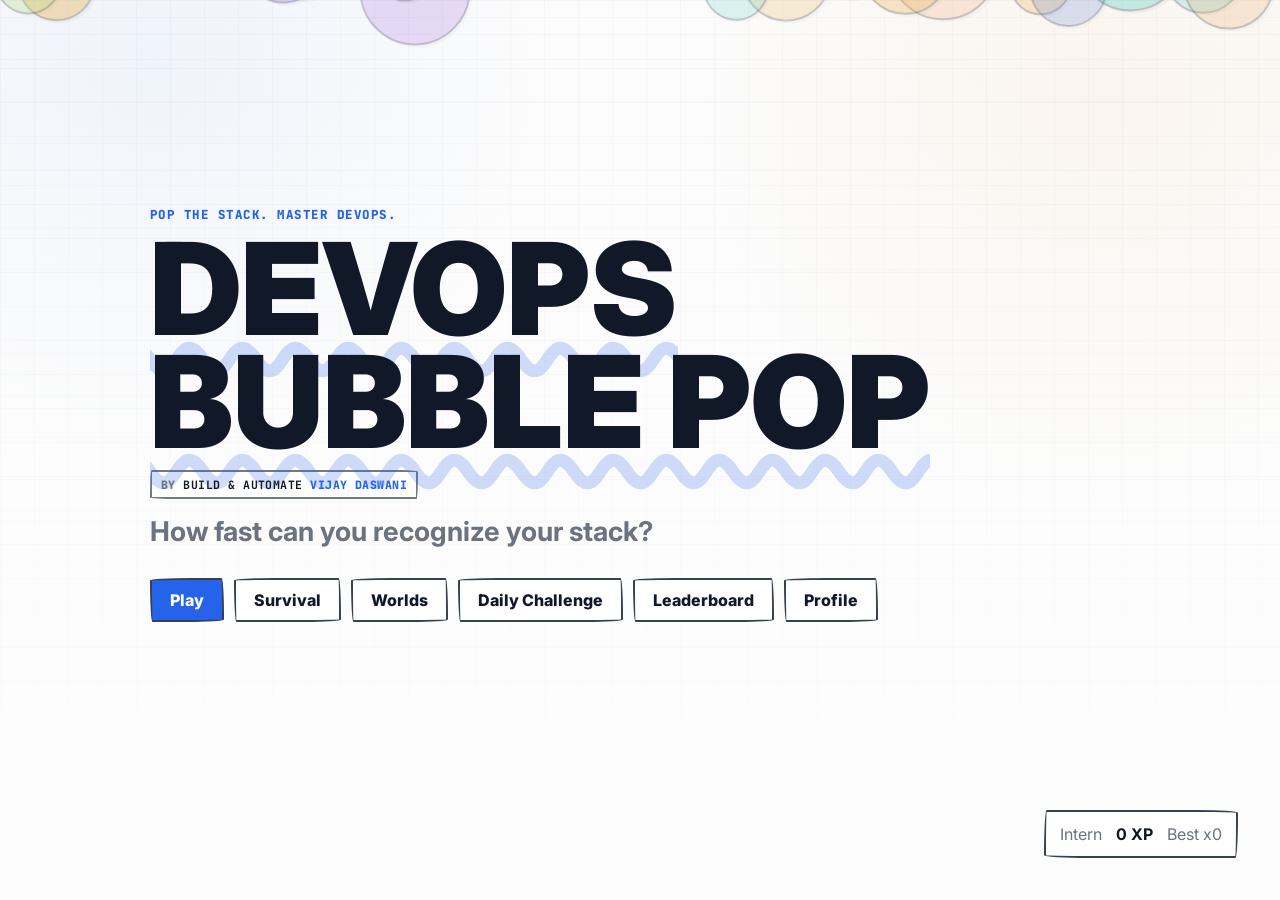
<file: bubble-pop/index.html>
<!doctype html>
<html lang="en">
  <head>
    <meta charset="UTF-8" />
    <meta name="viewport" content="width=device-width, initial-scale=1.0, viewport-fit=cover" />
    <meta
      name="description"
      content="DevOps Bubble Pop is a fast canvas arcade game for recognizing DevOps concepts under pressure."
    />
    <title>DevOps Bubble Pop</title>
    <link rel="preconnect" href="https://fonts.googleapis.com" />
    <link rel="preconnect" href="https://fonts.gstatic.com" crossorigin />
    <link
      href="https://fonts.googleapis.com/css2?family=Inter:wght@400;600;700;800;900&family=JetBrains+Mono:wght@400;700;800&display=swap"
      rel="stylesheet"
    />
    <link rel="stylesheet" href="./src/styles.css?v=5" />
  </head>
  <body>
    <div id="app"></div>
    <script type="module" src="./src/main.js?v=5"></script>
  </body>
</html>
</file>
<file: bubble-pop/src/styles.css>
:root {
  color-scheme: light;
  font-family:
    Inter, ui-sans-serif, system-ui, -apple-system, BlinkMacSystemFont, "Segoe UI", sans-serif;
  background: #fcfcfc;
  color: #111827;
  font-synthesis: none;
  text-rendering: optimizeLegibility;
  --paper: #fcfcfc;
  --paper-soft: #f0f4f8;
  --paper-warm: #fffaf0;
  --ink: #374151;
  --ink-dark: #111827;
  --muted: #6b7280;
  --blue: #2563eb;
  --blue-soft: #dbeafe;
  --emerald: #059669;
  --amber: #d97706;
  --rose: #e11d48;
  --line: #374151;
  --sketch-radius-1: 255px 15px 225px 15px/15px 225px 15px 255px;
  --sketch-radius-2: 15px 225px 15px 255px/255px 15px 225px 15px;
  --sketch-radius-3: 18px 220px 22px 180px/210px 18px 190px 24px;
  --shadow-ink: 4px 4px 0 0 #374151;
}

* {
  box-sizing: border-box;
}

html,
body,
#app {
  width: 100%;
  min-width: 320px;
  height: 100%;
  min-height: 100%;
  margin: 0;
}

body {
  overflow: hidden;
  background:
    linear-gradient(rgba(55, 65, 81, 0.045) 1px, transparent 1px),
    linear-gradient(90deg, rgba(55, 65, 81, 0.035) 1px, transparent 1px),
    radial-gradient(circle at 12% 8%, rgba(37, 99, 235, 0.08), transparent 28%),
    radial-gradient(circle at 86% 12%, rgba(217, 119, 6, 0.08), transparent 30%),
    var(--paper);
  background-size:
    34px 34px,
    34px 34px,
    auto,
    auto,
    auto;
}

button {
  min-height: 44px;
  border: 2px solid var(--ink);
  border-radius: var(--sketch-radius-1);
  padding: 0 18px;
  background: rgba(255, 255, 255, 0.96);
  color: var(--ink-dark);
  font: inherit;
  font-weight: 800;
  letter-spacing: 0;
  cursor: pointer;
  transition:
    transform 150ms ease,
    box-shadow 150ms ease,
    color 150ms ease,
    background 150ms ease;
}

button:hover {
  color: var(--blue);
  background: #ffffff;
  box-shadow: var(--shadow-ink);
  transform: translate(-2px, -2px);
}

button:active {
  box-shadow: 1px 1px 0 0 var(--ink);
  transform: translate(0, 0);
}

.primary {
  background: var(--blue);
  color: #ffffff;
}

.primary:hover {
  color: #ffffff;
  background: #1d4ed8;
}

.hidden {
  display: none !important;
}

.eyebrow,
.top-hud span,
.target-panel span,
.debug-bar span,
.boss-panel span,
.result-stat span,
.target-panel small,
.leaderboard small,
.difficulty-card small,
.mode-tile span {
  font-family: "JetBrains Mono", ui-monospace, SFMono-Regular, Menlo, Monaco, Consolas, monospace;
}

.eyebrow {
  margin: 0;
  color: var(--blue);
  font-size: 0.78rem;
  font-weight: 900;
  letter-spacing: 0.12em;
  text-transform: uppercase;
}

.landing {
  position: relative;
  display: grid;
  min-height: 100%;
  padding: clamp(22px, 4vw, 56px);
  overflow: hidden;
  place-items: center;
}

.ambient-canvas {
  position: absolute;
  inset: 0;
  width: 100%;
  height: 100%;
  opacity: 0.72;
}

.landing::before {
  position: absolute;
  inset: 0;
  content: "";
  background:
    linear-gradient(180deg, rgba(252, 252, 252, 0.18), rgba(252, 252, 252, 0.92)),
    repeating-linear-gradient(0deg, rgba(55, 65, 81, 0.035) 0 1px, transparent 1px 42px);
  pointer-events: none;
}

.landing-copy {
  position: relative;
  z-index: 1;
  width: min(100%, 980px);
  padding-bottom: 8vh;
}

.landing h1,
.menu-header h1,
.results-header h1 {
  max-width: 980px;
  margin: 10px 0 12px;
  color: var(--ink-dark);
  font-size: clamp(3rem, 10vw, 8.2rem);
  font-weight: 900;
  line-height: 0.88;
  letter-spacing: 0;
  text-transform: uppercase;
  text-decoration: underline;
  text-decoration-color: rgba(37, 99, 235, 0.22);
  text-decoration-style: wavy;
  text-underline-offset: 0.08em;
}

.tagline {
  max-width: 660px;
  margin: 0 0 30px;
  color: var(--muted);
  font-size: clamp(1.1rem, 2.4vw, 1.7rem);
  font-weight: 700;
}

.maker-credit,
.corner-credit {
  font-family: "JetBrains Mono", ui-monospace, SFMono-Regular, Menlo, Monaco, Consolas, monospace;
  color: var(--muted);
  font-size: 0.72rem;
  font-weight: 800;
  letter-spacing: 0.04em;
  text-transform: uppercase;
}

.maker-credit {
  width: fit-content;
  margin: 0 0 16px;
  padding: 5px 9px;
  border: 2px solid rgba(55, 65, 81, 0.7);
  border-radius: var(--sketch-radius-2);
  background: rgba(255, 255, 255, 0.86);
}

.maker-credit strong {
  color: var(--ink-dark);
}

.maker-credit span,
.corner-credit span {
  color: var(--blue);
}

.landing-actions,
.results-actions {
  display: flex;
  flex-wrap: wrap;
  gap: 10px;
}

.profile-strip {
  position: absolute;
  right: clamp(16px, 4vw, 42px);
  bottom: clamp(16px, 4vw, 42px);
  z-index: 1;
  display: flex;
  gap: 14px;
  align-items: center;
  max-width: calc(100vw - 32px);
  padding: 12px 14px;
  color: var(--muted);
}

.profile-strip strong {
  color: var(--ink-dark);
}

.menu-screen,
.results-screen {
  display: grid;
  align-content: start;
  min-height: 100%;
  padding: clamp(18px, 4vw, 46px);
  gap: 24px;
  overflow: auto;
}

.menu-header {
  display: flex;
  gap: 20px;
  align-items: start;
}

.menu-header button {
  flex: 0 0 auto;
}

.menu-header h1,
.results-header h1 {
  margin-top: 5px;
  font-size: clamp(2.6rem, 8vw, 6rem);
}

.difficulty-grid,
.mode-grid,
.world-grid,
.stat-grid {
  display: grid;
  grid-template-columns: repeat(auto-fit, minmax(min(100%, 230px), 1fr));
  gap: 12px;
  width: min(100%, 1180px);
}

.difficulty-card,
.mode-tile,
.result-stat,
.leaderboard > div,
.mastery-list,
.profile-strip,
.boss-panel,
.pause-menu,
.top-hud > div,
.target-panel,
.debug-bar {
  border: 2px solid var(--ink);
  border-radius: var(--sketch-radius-2);
  background: rgba(255, 255, 255, 0.94);
}

.difficulty-card,
.mode-tile,
.result-stat,
.leaderboard > div,
.mastery-list {
  transition:
    transform 150ms ease,
    box-shadow 150ms ease;
}

.difficulty-card:hover,
.mode-tile:hover,
.result-stat:hover,
.leaderboard > div:hover,
.mastery-list:hover {
  box-shadow: var(--shadow-ink);
  transform: rotate(-0.5deg) translate(-1px, -1px);
}

.difficulty-card {
  display: grid;
  min-height: 180px;
  padding: 18px;
  text-align: left;
  align-content: end;
  gap: 6px;
}

.difficulty-card span {
  color: var(--muted);
  font-size: 0.78rem;
  font-weight: 900;
  text-transform: uppercase;
}

.difficulty-card strong {
  color: var(--ink-dark);
  font-size: 1.45rem;
}

.difficulty-card small,
.mode-tile span {
  color: var(--muted);
  font-weight: 800;
}

.difficulty-card.beginner {
  background: #ecfdf5;
}

.difficulty-card.intermediate {
  background: #eff6ff;
}

.difficulty-card.advanced {
  background: #fffbeb;
}

.difficulty-card.expert {
  background: #fff1f2;
}

.mode-tile {
  display: grid;
  min-height: 112px;
  padding: 16px;
  text-align: left;
  gap: 8px;
  align-content: center;
}

.mode-tile strong {
  color: var(--ink-dark);
  font-size: 1.12rem;
}

.world-grid {
  grid-template-columns: repeat(auto-fit, minmax(min(100%, 150px), 1fr));
}

.world-grid button {
  min-height: 58px;
  background: #ffffff;
}

.text-link {
  width: max-content;
  border: none;
  padding-inline: 0;
  background: transparent;
  color: var(--blue);
  box-shadow: none;
}

.text-link:hover {
  box-shadow: none;
  text-decoration: underline;
  text-decoration-style: wavy;
}

.game-shell {
  position: relative;
  display: grid;
  grid-template-rows: auto auto auto minmax(0, 1fr) auto;
  width: 100%;
  height: 100%;
  min-height: 100%;
  padding: 12px;
  gap: 10px;
}

.corner-credit {
  position: absolute;
  top: 82px;
  right: 22px;
  z-index: 2;
  max-width: min(42vw, 320px);
  overflow: hidden;
  padding: 4px 8px;
  border: 2px solid rgba(55, 65, 81, 0.45);
  border-radius: var(--sketch-radius-1);
  background: rgba(255, 255, 255, 0.82);
  text-overflow: ellipsis;
  white-space: nowrap;
  pointer-events: none;
}

.top-hud {
  display: grid;
  grid-template-columns: repeat(6, minmax(0, 1fr)) auto auto;
  gap: 10px;
}

.top-hud > div {
  display: grid;
  min-width: 0;
  min-height: 58px;
  padding: 9px 11px;
  gap: 3px;
  border-radius: var(--sketch-radius-1);
}

.top-hud span,
.target-panel span,
.debug-bar span,
.boss-panel span,
.result-stat span {
  color: var(--muted);
  font-size: 0.68rem;
  font-weight: 900;
  letter-spacing: 0.06em;
  text-transform: uppercase;
}

.top-hud strong {
  overflow: hidden;
  color: var(--ink-dark);
  font-size: clamp(0.92rem, 1.9vw, 1.15rem);
  text-overflow: ellipsis;
  white-space: nowrap;
}

.icon-button {
  min-width: 48px;
  min-height: 58px;
  padding: 0;
  border-radius: var(--sketch-radius-2);
  background: #fffaf0;
}

.target-panel {
  display: grid;
  grid-template-columns: auto minmax(0, 1fr) auto;
  align-items: center;
  gap: 12px;
  min-height: 62px;
  padding: 12px 16px;
  background: #ffffff;
}

.target-panel strong {
  overflow: hidden;
  color: var(--ink-dark);
  font-size: clamp(1.2rem, 4.8vw, 2.25rem);
  font-weight: 1000;
  text-transform: uppercase;
  text-overflow: ellipsis;
  text-decoration: underline;
  text-decoration-color: rgba(37, 99, 235, 0.22);
  text-decoration-style: wavy;
  text-underline-offset: 0.1em;
  white-space: nowrap;
}

.target-panel small {
  color: var(--amber);
  font-weight: 900;
  text-transform: uppercase;
}

.boss-panel {
  display: grid;
  grid-template-columns: auto minmax(0, 1fr);
  align-items: center;
  gap: 10px;
  min-height: 38px;
  padding: 8px 12px;
  background: #fff7ed;
}

.boss-panel div {
  height: 10px;
  overflow: hidden;
  border: 2px solid var(--ink);
  border-radius: 999px;
  background: #ffffff;
}

.boss-panel i {
  display: block;
  width: 100%;
  height: 100%;
  border-radius: inherit;
  background: repeating-linear-gradient(135deg, #fb7185 0 9px, #f59e0b 9px 18px);
}

.arena-wrap {
  --shake: 0px;
  position: relative;
  min-height: 0;
  overflow: hidden;
  border: 2px solid var(--ink);
  border-radius: var(--sketch-radius-3);
  background: #fffef8;
  box-shadow: 5px 5px 0 0 rgba(55, 65, 81, 0.92);
  transform: translate3d(0, 0, 0);
}

#gameCanvas {
  display: block;
  width: 100%;
  height: 100%;
  touch-action: manipulation;
}

.terminal-label {
  position: absolute;
  right: 12px;
  bottom: 10px;
  color: rgba(55, 65, 81, 0.58);
  font-family: "JetBrains Mono", ui-monospace, SFMono-Regular, Menlo, Monaco, Consolas, monospace;
  font-size: 0.68rem;
  font-weight: 900;
  letter-spacing: 0.08em;
  text-transform: uppercase;
  pointer-events: none;
}

.debug-bar {
  display: flex;
  min-height: 34px;
  padding: 8px 11px;
  gap: 16px;
  overflow-x: auto;
  white-space: nowrap;
  border-radius: var(--sketch-radius-1);
  background: #f8fafc;
}

.debug-bar strong {
  color: var(--blue);
}

.pause-menu {
  position: fixed;
  inset: 50% auto auto 50%;
  z-index: 4;
  display: grid;
  width: min(320px, calc(100vw - 32px));
  padding: 18px;
  gap: 10px;
  background: #ffffff;
  box-shadow: 8px 8px 0 0 var(--ink);
  transform: translate(-50%, -50%);
}

.pause-menu h2 {
  margin: 0 0 6px;
  color: var(--ink-dark);
}

.results-screen {
  align-content: center;
}

.results-header h1 {
  margin-bottom: 0;
}

.result-stat {
  display: grid;
  min-height: 104px;
  padding: 15px;
  align-content: center;
  gap: 5px;
}

.result-stat strong {
  color: var(--ink-dark);
  font-size: clamp(1.45rem, 3vw, 2.2rem);
}

.mastery-list,
.leaderboard {
  display: grid;
  width: min(100%, 900px);
  gap: 8px;
}

.mastery-list {
  padding: 16px;
}

.mastery-list h2 {
  margin: 0 0 8px;
}

.mastery-list > div,
.leaderboard > div {
  display: grid;
  grid-template-columns: minmax(120px, 1fr) minmax(120px, 2fr) auto;
  align-items: center;
  gap: 10px;
}

.mastery-list meter {
  width: 100%;
}

.leaderboard > div {
  grid-template-columns: 36px minmax(90px, 1fr) minmax(120px, 1.4fr) auto;
  padding: 12px;
}

.leaderboard small {
  color: var(--muted);
  font-weight: 800;
}

@media (max-width: 860px) {
  body {
    overflow: auto;
  }

  .game-shell {
    min-height: 100svh;
    height: 100svh;
    padding: 6px;
    gap: 6px;
  }

  .top-hud {
    grid-template-columns: repeat(3, minmax(0, 1fr)) auto auto;
  }

  .top-hud > div {
    min-height: 48px;
    padding: 7px 8px;
  }

  .top-hud > div:nth-child(2),
  .top-hud > div:nth-child(6) {
    display: none;
  }

  .icon-button {
    min-width: 42px;
    min-height: 48px;
  }

  .target-panel {
    grid-template-columns: 1fr auto;
    min-height: 56px;
    padding: 9px 10px;
  }

  .target-panel span {
    display: none;
  }

  .target-panel strong {
    font-size: 1.25rem;
  }

  .corner-credit {
    display: none;
  }

  .debug-bar {
    font-size: 0.76rem;
  }

  .profile-strip {
    left: 16px;
    right: 16px;
    justify-content: space-between;
  }
}

@media (max-width: 560px) {
  .landing {
    align-items: start;
    padding-top: 12vh;
  }

  .landing-actions,
  .results-actions {
    display: grid;
    grid-template-columns: 1fr 1fr;
  }

  .landing-actions .primary {
    grid-column: 1 / -1;
  }

  .menu-header {
    display: grid;
  }

  .menu-header h1 {
    font-size: 2.8rem;
  }

  .difficulty-card {
    min-height: 132px;
  }

  .mastery-list > div,
  .leaderboard > div {
    grid-template-columns: 1fr auto;
  }

  .mastery-list meter,
  .leaderboard small:first-of-type {
    grid-column: 1 / -1;
  }
}
</file>
